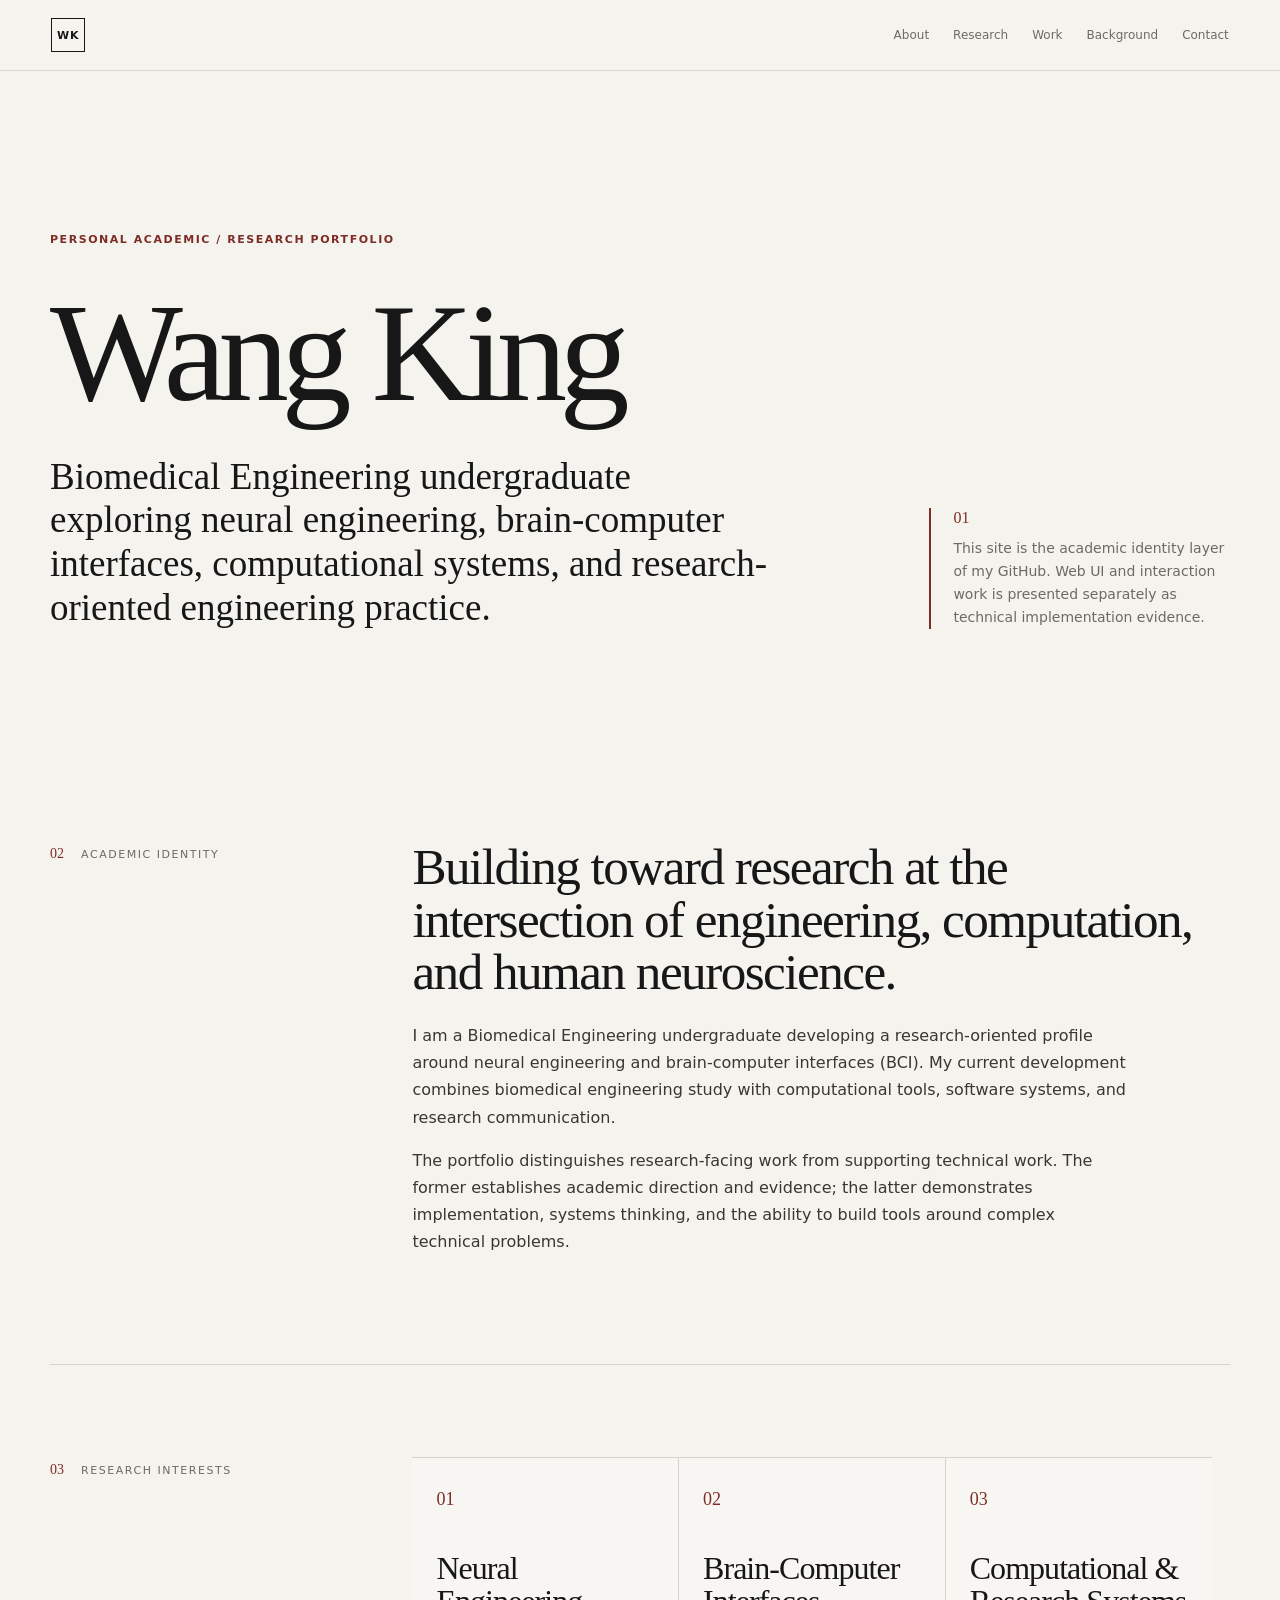
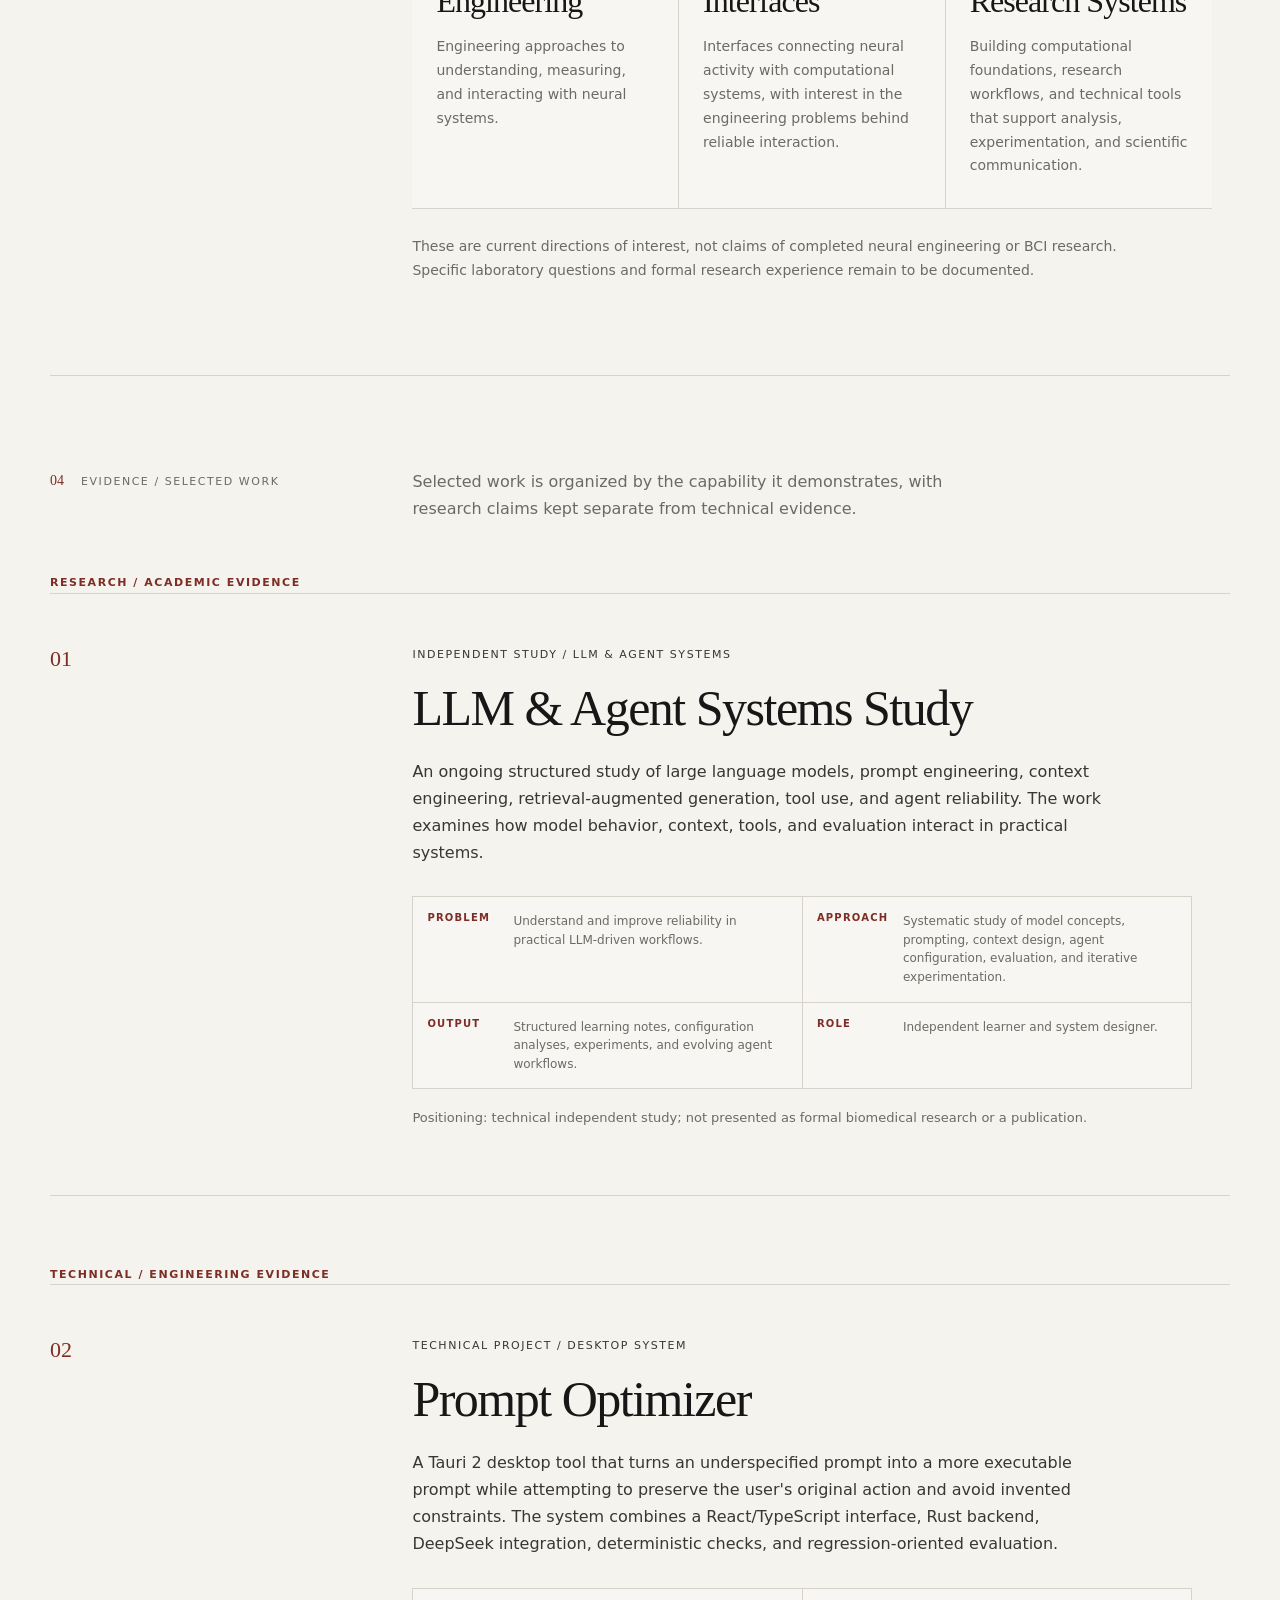
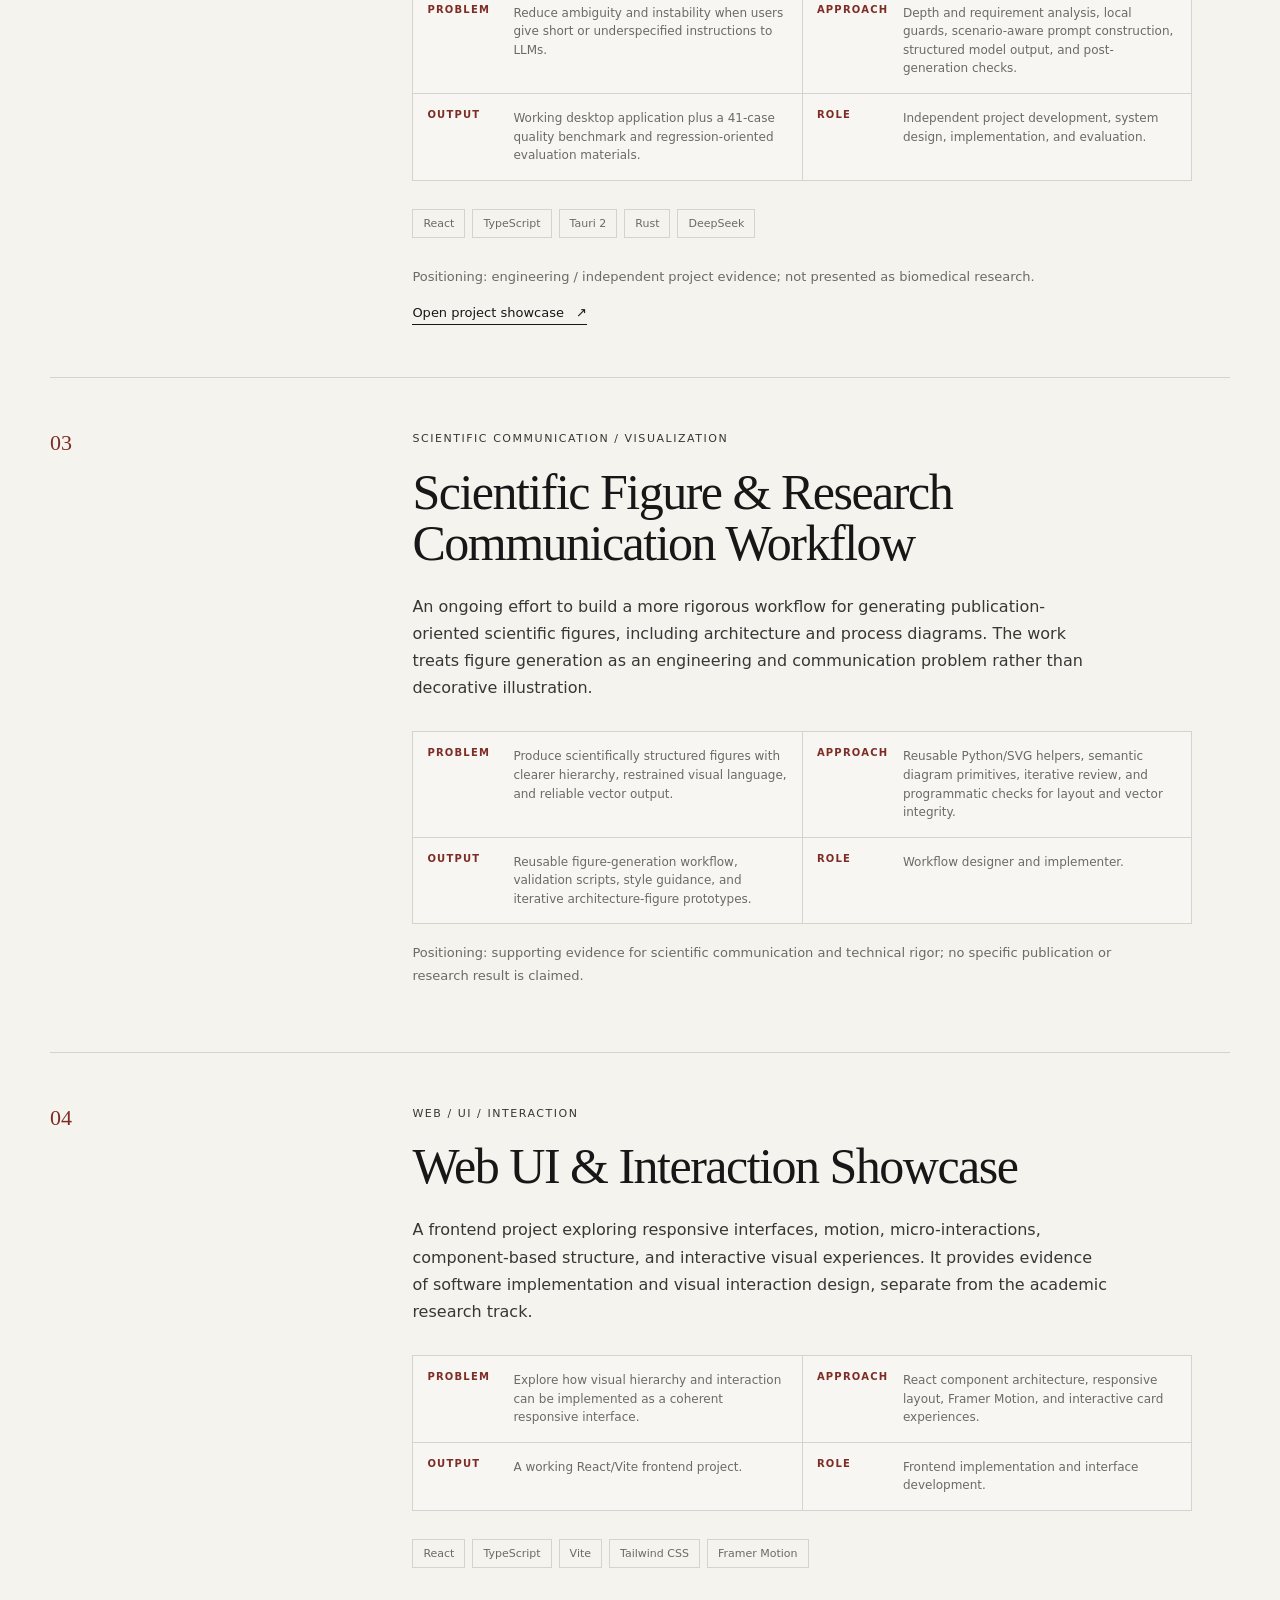
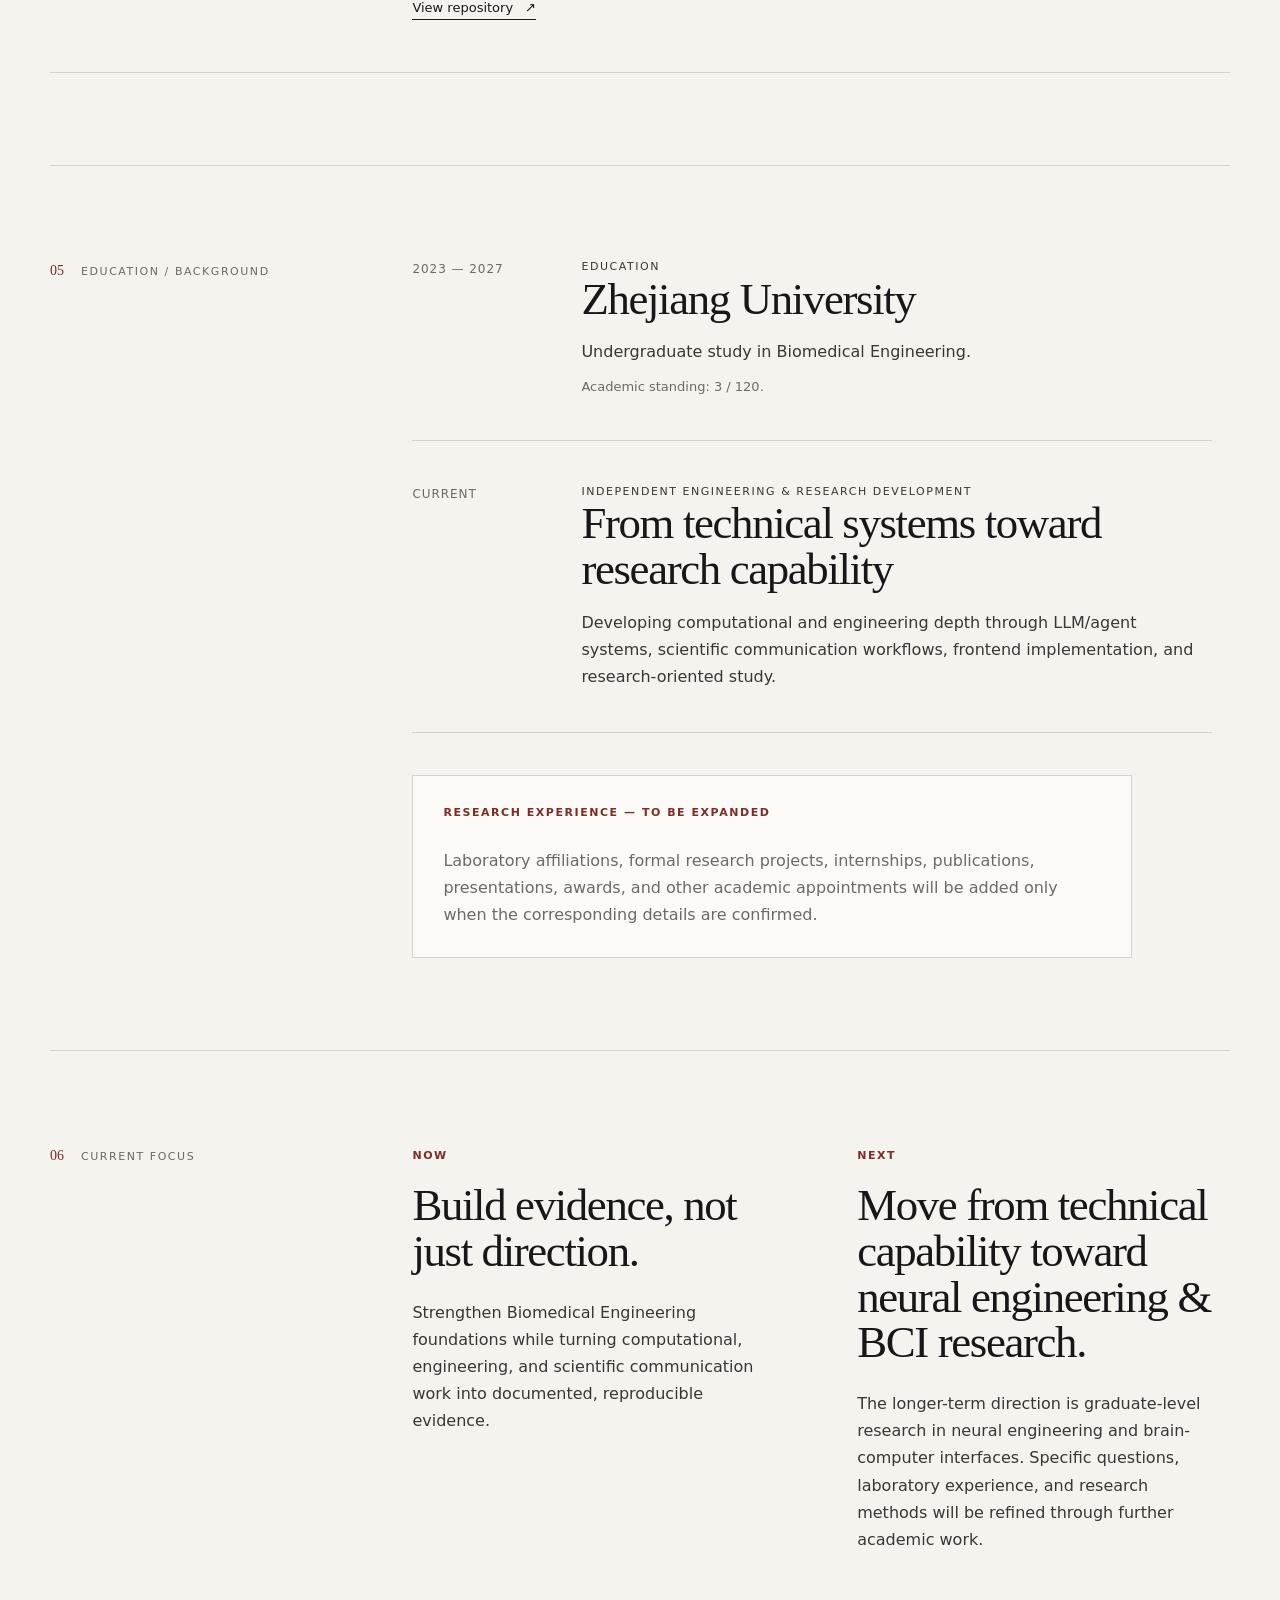
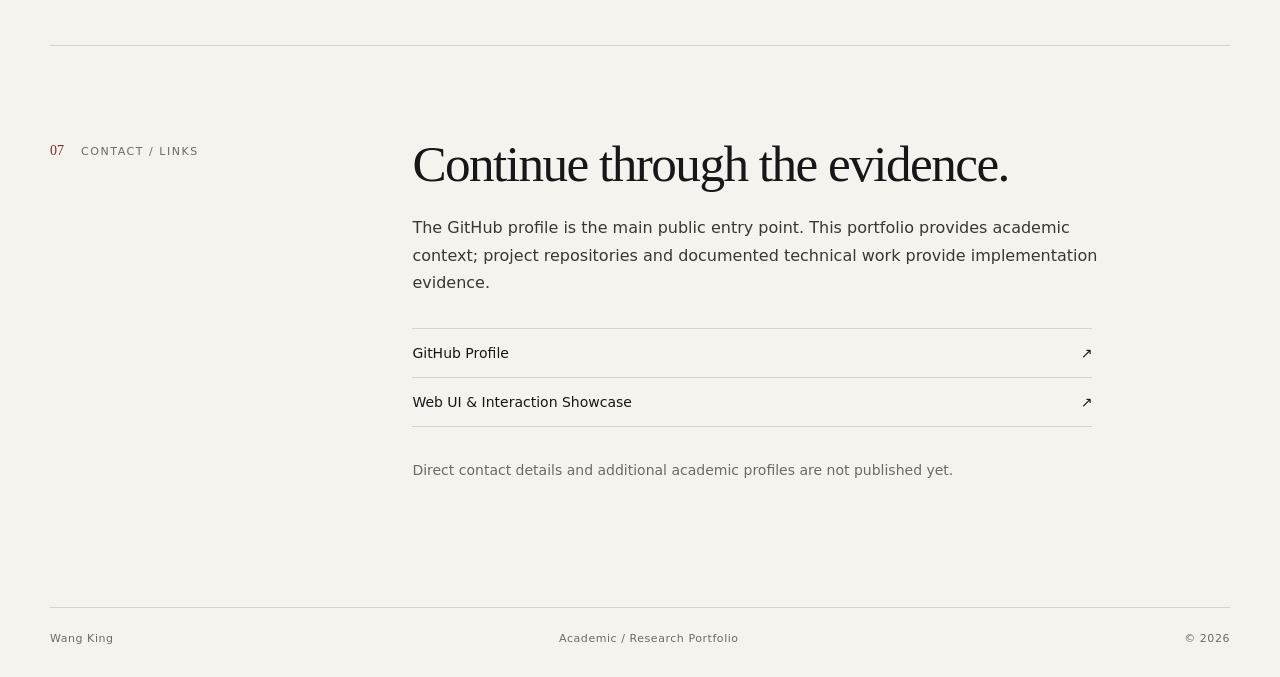
<file: index.html>
<!doctype html>
<html lang="en">
  <head>
    <meta charset="UTF-8" />
    <meta name="viewport" content="width=device-width, initial-scale=1.0" />
    <meta name="description" content="Wang King's personal academic and research portfolio." />
    <title>Wang King — Academic / Research Portfolio</title>
    <link rel="stylesheet" href="./styles.css" />
  </head>
  <body>
    <header class="site-header">
      <a class="wordmark" href="#top" aria-label="Wang King home">WK</a>
      <nav aria-label="Primary navigation">
        <a href="#about">About</a>
        <a href="#research">Research</a>
        <a href="#work">Work</a>
        <a href="#background">Background</a>
        <a href="#contact">Contact</a>
      </nav>
    </header>

    <main id="top">
      <section class="hero shell">
        <p class="eyebrow">PERSONAL ACADEMIC / RESEARCH PORTFOLIO</p>
        <div class="hero-grid">
          <div>
            <h1>Wang King</h1>
            <p class="lead">
              Biomedical Engineering undergraduate exploring neural engineering, brain-computer interfaces, computational systems, and research-oriented engineering practice.
            </p>
          </div>
          <div class="hero-note">
            <span>01</span>
            <p>
              This site is the academic identity layer of my GitHub. Web UI and interaction work is presented separately as technical implementation evidence.
            </p>
          </div>
        </div>
      </section>

      <section id="about" class="section shell split">
        <div class="section-label"><span>02</span> Academic Identity</div>
        <div class="section-body">
          <h2>Building toward research at the intersection of engineering, computation, and human neuroscience.</h2>
          <p>
            I am a Biomedical Engineering undergraduate developing a research-oriented profile around neural engineering and brain-computer interfaces (BCI). My current development combines biomedical engineering study with computational tools, software systems, and research communication.
          </p>
          <p>
            The portfolio distinguishes research-facing work from supporting technical work. The former establishes academic direction and evidence; the latter demonstrates implementation, systems thinking, and the ability to build tools around complex technical problems.
          </p>
        </div>
      </section>

      <section id="research" class="section shell split ruled">
        <div class="section-label"><span>03</span> Research Interests</div>
        <div class="section-body">
          <div class="interest-grid">
            <article class="interest-card">
              <p class="interest-number">01</p>
              <h2>Neural Engineering</h2>
              <p>Engineering approaches to understanding, measuring, and interacting with neural systems.</p>
            </article>
            <article class="interest-card">
              <p class="interest-number">02</p>
              <h2>Brain-Computer Interfaces</h2>
              <p>Interfaces connecting neural activity with computational systems, with interest in the engineering problems behind reliable interaction.</p>
            </article>
            <article class="interest-card">
              <p class="interest-number">03</p>
              <h2>Computational &amp; Research Systems</h2>
              <p>Building computational foundations, research workflows, and technical tools that support analysis, experimentation, and scientific communication.</p>
            </article>
          </div>
          <p class="muted research-note">
            These are current directions of interest, not claims of completed neural engineering or BCI research. Specific laboratory questions and formal research experience remain to be documented.
          </p>
        </div>
      </section>

      <section id="work" class="section shell ruled">
        <div class="section-heading">
          <div class="section-label"><span>04</span> Evidence / Selected Work</div>
          <p class="section-intro">Selected work is organized by the capability it demonstrates, with research claims kept separate from technical evidence.</p>
        </div>

        <div class="evidence-group">
          <p class="group-label">RESEARCH / ACADEMIC EVIDENCE</p>
          <article class="project-card">
            <div class="project-index">01</div>
            <div class="project-content">
              <p class="project-type">INDEPENDENT STUDY / LLM &amp; AGENT SYSTEMS</p>
              <h2>LLM &amp; Agent Systems Study</h2>
              <p>
                An ongoing structured study of large language models, prompt engineering, context engineering, retrieval-augmented generation, tool use, and agent reliability. The work examines how model behavior, context, tools, and evaluation interact in practical systems.
              </p>
              <div class="evidence-grid">
                <div><strong>Problem</strong><span>Understand and improve reliability in practical LLM-driven workflows.</span></div>
                <div><strong>Approach</strong><span>Systematic study of model concepts, prompting, context design, agent configuration, evaluation, and iterative experimentation.</span></div>
                <div><strong>Output</strong><span>Structured learning notes, configuration analyses, experiments, and evolving agent workflows.</span></div>
                <div><strong>Role</strong><span>Independent learner and system designer.</span></div>
              </div>
              <p class="project-meta">Positioning: technical independent study; not presented as formal biomedical research or a publication.</p>
            </div>
          </article>
        </div>

        <div class="evidence-group">
          <p class="group-label">TECHNICAL / ENGINEERING EVIDENCE</p>
          <article class="project-card">
            <div class="project-index">02</div>
            <div class="project-content">
              <p class="project-type">TECHNICAL PROJECT / DESKTOP SYSTEM</p>
              <h2>Prompt Optimizer</h2>
              <p>
                A Tauri 2 desktop tool that turns an underspecified prompt into a more executable prompt while attempting to preserve the user's original action and avoid invented constraints. The system combines a React/TypeScript interface, Rust backend, DeepSeek integration, deterministic checks, and regression-oriented evaluation.
              </p>
              <div class="evidence-grid">
                <div><strong>Problem</strong><span>Reduce ambiguity and instability when users give short or underspecified instructions to LLMs.</span></div>
                <div><strong>Approach</strong><span>Depth and requirement analysis, local guards, scenario-aware prompt construction, structured model output, and post-generation checks.</span></div>
                <div><strong>Output</strong><span>Working desktop application plus a 41-case quality benchmark and regression-oriented evaluation materials.</span></div>
                <div><strong>Role</strong><span>Independent project development, system design, implementation, and evaluation.</span></div>
              </div>
              <div class="tags" aria-label="Technologies">
                <span>React</span><span>TypeScript</span><span>Tauri 2</span><span>Rust</span><span>DeepSeek</span>
              </div>
              <p class="project-meta">Positioning: engineering / independent project evidence; not presented as biomedical research.</p>
              <a class="text-link" href="./prompt-optimizer.html">Open project showcase <span>↗</span></a>
            </div>
          </article>

          <article class="project-card">
            <div class="project-index">03</div>
            <div class="project-content">
              <p class="project-type">SCIENTIFIC COMMUNICATION / VISUALIZATION</p>
              <h2>Scientific Figure &amp; Research Communication Workflow</h2>
              <p>
                An ongoing effort to build a more rigorous workflow for generating publication-oriented scientific figures, including architecture and process diagrams. The work treats figure generation as an engineering and communication problem rather than decorative illustration.
              </p>
              <div class="evidence-grid">
                <div><strong>Problem</strong><span>Produce scientifically structured figures with clearer hierarchy, restrained visual language, and reliable vector output.</span></div>
                <div><strong>Approach</strong><span>Reusable Python/SVG helpers, semantic diagram primitives, iterative review, and programmatic checks for layout and vector integrity.</span></div>
                <div><strong>Output</strong><span>Reusable figure-generation workflow, validation scripts, style guidance, and iterative architecture-figure prototypes.</span></div>
                <div><strong>Role</strong><span>Workflow designer and implementer.</span></div>
              </div>
              <p class="project-meta">Positioning: supporting evidence for scientific communication and technical rigor; no specific publication or research result is claimed.</p>
            </div>
          </article>

          <article class="project-card">
            <div class="project-index">04</div>
            <div class="project-content">
              <p class="project-type">WEB / UI / INTERACTION</p>
              <h2>Web UI &amp; Interaction Showcase</h2>
              <p>
                A frontend project exploring responsive interfaces, motion, micro-interactions, component-based structure, and interactive visual experiences. It provides evidence of software implementation and visual interaction design, separate from the academic research track.
              </p>
              <div class="evidence-grid">
                <div><strong>Problem</strong><span>Explore how visual hierarchy and interaction can be implemented as a coherent responsive interface.</span></div>
                <div><strong>Approach</strong><span>React component architecture, responsive layout, Framer Motion, and interactive card experiences.</span></div>
                <div><strong>Output</strong><span>A working React/Vite frontend project.</span></div>
                <div><strong>Role</strong><span>Frontend implementation and interface development.</span></div>
              </div>
              <div class="tags" aria-label="Technologies">
                <span>React</span><span>TypeScript</span><span>Vite</span><span>Tailwind CSS</span><span>Framer Motion</span>
              </div>
              <a class="text-link" href="https://github.com/kingwang0178-cmyk/homepage-project" target="_blank" rel="noreferrer">View repository <span>↗</span></a>
            </div>
          </article>
        </div>
      </section>

      <section id="background" class="section shell split ruled">
        <div class="section-label"><span>05</span> Education / Background</div>
        <div class="section-body">
          <div class="timeline-item">
            <div class="timeline-date">2023 — 2027</div>
            <div>
              <p class="timeline-type">EDUCATION</p>
              <h2>Zhejiang University</h2>
              <p>Undergraduate study in Biomedical Engineering.</p>
              <p class="timeline-detail">Academic standing: 3 / 120.</p>
            </div>
          </div>
          <div class="timeline-item">
            <div class="timeline-date">CURRENT</div>
            <div>
              <p class="timeline-type">INDEPENDENT ENGINEERING &amp; RESEARCH DEVELOPMENT</p>
              <h2>From technical systems toward research capability</h2>
              <p>Developing computational and engineering depth through LLM/agent systems, scientific communication workflows, frontend implementation, and research-oriented study.</p>
            </div>
          </div>
          <div class="placeholder-panel compact">
            <p class="status">RESEARCH EXPERIENCE — TO BE EXPANDED</p>
            <p>
              Laboratory affiliations, formal research projects, internships, publications, presentations, awards, and other academic appointments will be added only when the corresponding details are confirmed.
            </p>
          </div>
        </div>
      </section>

      <section class="section shell split ruled">
        <div class="section-label"><span>06</span> Current Focus</div>
        <div class="section-body focus-grid">
          <div>
            <p class="focus-label">NOW</p>
            <h2>Build evidence, not just direction.</h2>
            <p>Strengthen Biomedical Engineering foundations while turning computational, engineering, and scientific communication work into documented, reproducible evidence.</p>
          </div>
          <div>
            <p class="focus-label">NEXT</p>
            <h2>Move from technical capability toward neural engineering &amp; BCI research.</h2>
            <p>The longer-term direction is graduate-level research in neural engineering and brain-computer interfaces. Specific questions, laboratory experience, and research methods will be refined through further academic work.</p>
          </div>
        </div>
      </section>

      <section id="contact" class="section shell split ruled contact-section">
        <div class="section-label"><span>07</span> Contact / Links</div>
        <div class="section-body">
          <h2>Continue through the evidence.</h2>
          <p>
            The GitHub profile is the main public entry point. This portfolio provides academic context; project repositories and documented technical work provide implementation evidence.
          </p>
          <div class="link-list">
            <a href="https://github.com/kingwang0178-cmyk" target="_blank" rel="noreferrer">GitHub Profile <span>↗</span></a>
            <a href="https://github.com/kingwang0178-cmyk/homepage-project" target="_blank" rel="noreferrer">Web UI &amp; Interaction Showcase <span>↗</span></a>
          </div>
          <p class="muted">Direct contact details and additional academic profiles are not published yet.</p>
        </div>
      </section>
    </main>

    <footer class="site-footer shell">
      <span>Wang King</span>
      <span>Academic / Research Portfolio</span>
      <span>© <span id="year"></span></span>
    </footer>

    <script src="./script.js"></script>
  </body>
</html>
</file>
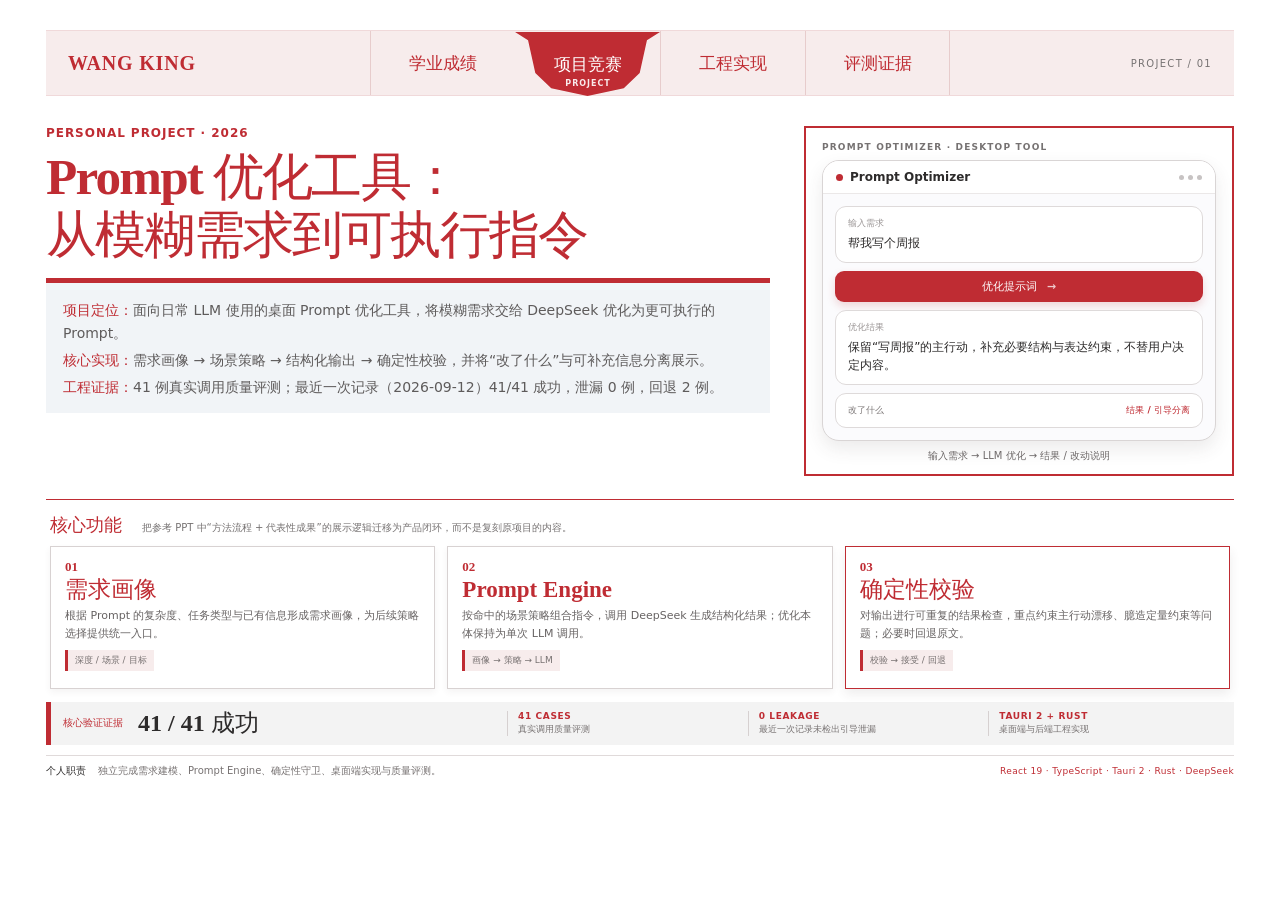
<file: prompt-optimizer.html>
<!doctype html>
<html lang="zh-CN">
  <head>
    <meta charset="UTF-8" />
    <meta name="viewport" content="width=device-width, initial-scale=1.0" />
    <meta name="description" content="Prompt Optimizer project showcase — Wang King" />
    <title>Prompt Optimizer — Project Showcase</title>
    <link rel="stylesheet" href="./prompt-optimizer.css" />
  </head>
  <body>
    <div class="page-shell">
      <header class="topbar">
        <a class="brand" href="./index.html">WANG KING</a>
        <nav aria-label="Project context">
          <a href="./index.html">学业成绩</a>
          <a class="active" href="#project">项目竞赛</a>
          <a href="#engineering">工程实现</a>
          <a href="#evidence">评测证据</a>
        </nav>
        <span class="page-mark">PROJECT / 01</span>
      </header>

      <main id="project">
        <section class="intro">
          <div class="intro-copy">
            <p class="eyebrow">PERSONAL PROJECT · 2026</p>
            <h1>Prompt 优化工具：<br />从模糊需求到可执行指令</h1>
            <div class="summary-panel">
              <p><strong>项目定位：</strong>面向日常 LLM 使用的桌面 Prompt 优化工具，将模糊需求交给 DeepSeek 优化为更可执行的 Prompt。</p>
              <p><strong>核心实现：</strong>需求画像 → 场景策略 → 结构化输出 → 确定性校验，并将“改了什么”与可补充信息分离展示。</p>
              <p><strong>工程证据：</strong>41 例真实调用质量评测；最近一次记录（2026-09-12）41/41 成功，泄漏 0 例，回退 2 例。</p>
            </div>
          </div>

          <aside class="product-frame" aria-label="Prompt Optimizer interface illustration">
            <div class="frame-label">PROMPT OPTIMIZER · DESKTOP TOOL</div>
            <div class="app-window">
              <div class="window-head">
                <div class="window-brand"><span></span>Prompt Optimizer</div>
                <div class="window-controls"><i></i><i></i><i></i></div>
              </div>
              <div class="app-body">
                <div class="input-card">
                  <div class="card-label">输入需求</div>
                  <p>帮我写个周报</p>
                </div>
                <div class="optimize-bar">优化提示词 <span>→</span></div>
                <div class="result-card">
                  <div class="card-label">优化结果</div>
                  <p>保留“写周报”的主行动，补充必要结构与表达约束，不替用户决定内容。</p>
                </div>
                <div class="change-card">
                  <span>改了什么</span>
                  <b>结果 / 引导分离</b>
                </div>
              </div>
            </div>
            <p class="frame-caption">输入需求 → LLM 优化 → 结果 / 改动说明</p>
          </aside>
        </section>

        <section id="engineering" class="feature-section">
          <div class="section-heading">
            <span>核心功能</span>
            <p>把参考 PPT 中“方法流程 + 代表性成果”的展示逻辑迁移为产品闭环，而不是复刻原项目的内容。</p>
          </div>

          <div class="feature-grid">
            <article class="feature-card">
              <div class="feature-no">01</div>
              <h2>需求画像</h2>
              <p>根据 Prompt 的复杂度、任务类型与已有信息形成需求画像，为后续策略选择提供统一入口。</p>
              <div class="mini-flow">深度 / 场景 / 目标</div>
            </article>
            <article class="feature-card">
              <div class="feature-no">02</div>
              <h2>Prompt Engine</h2>
              <p>按命中的场景策略组合指令，调用 DeepSeek 生成结构化结果；优化本体保持为单次 LLM 调用。</p>
              <div class="mini-flow">画像 → 策略 → LLM</div>
            </article>
            <article class="feature-card featured">
              <div class="feature-no">03</div>
              <h2>确定性校验</h2>
              <p>对输出进行可重复的结果检查，重点约束主行动漂移、臆造定量约束等问题；必要时回退原文。</p>
              <div class="mini-flow">校验 → 接受 / 回退</div>
            </article>
          </div>
        </section>

        <section id="evidence" class="evidence-strip">
          <div class="evidence-title">
            <span>核心验证证据</span>
            <strong>41 / 41 成功</strong>
          </div>
          <div class="evidence-items">
            <div><b>41 CASES</b><span>真实调用质量评测</span></div>
            <div><b>0 LEAKAGE</b><span>最近一次记录未检出引导泄漏</span></div>
            <div><b>TAURI 2 + RUST</b><span>桌面端与后端工程实现</span></div>
          </div>
        </section>

        <footer class="project-footer">
          <div><strong>个人职责</strong><span>独立完成需求建模、Prompt Engine、确定性守卫、桌面端实现与质量评测。</span></div>
          <div class="tech">React 19 · TypeScript · Tauri 2 · Rust · DeepSeek</div>
        </footer>
      </main>
    </div>
  </body>
</html>
</file>
<file: styles.css>
:root {
  --bg: #f5f3ee;
  --paper: #fbfaf7;
  --ink: #171717;
  --muted: #6c6a65;
  --line: #d7d3ca;
  --accent: #7d2d25;
  --max: 1180px;
  font-family: Inter, ui-sans-serif, system-ui, -apple-system, BlinkMacSystemFont, "Segoe UI", sans-serif;
  color: var(--ink);
  background: var(--bg);
  font-synthesis: none;
  text-rendering: optimizeLegibility;
}

* { box-sizing: border-box; }
html { scroll-behavior: smooth; }
body { margin: 0; background: var(--bg); }
a { color: inherit; }

.site-header {
  position: sticky;
  top: 0;
  z-index: 10;
  display: flex;
  align-items: center;
  justify-content: space-between;
  width: 100%;
  padding: 18px 4vw;
  border-bottom: 1px solid rgba(215, 211, 202, .85);
  background: rgba(245, 243, 238, .92);
  backdrop-filter: blur(12px);
}

.wordmark {
  display: grid;
  place-items: center;
  width: 34px;
  height: 34px;
  border: 1px solid var(--ink);
  text-decoration: none;
  font-size: 11px;
  font-weight: 750;
  letter-spacing: .08em;
}

.site-header nav { display: flex; gap: 24px; }
.site-header nav a { font-size: 12px; text-decoration: none; color: var(--muted); }
.site-header nav a:hover { color: var(--ink); }

.shell { width: min(calc(100% - 48px), var(--max)); margin-inline: auto; }
.hero { padding: clamp(80px, 13vw, 160px) 0 120px; }
.eyebrow, .project-type, .status, .section-label, .timeline-type, .focus-label, .group-label { font-size: 11px; letter-spacing: .14em; text-transform: uppercase; }
.eyebrow { color: var(--accent); font-weight: 700; margin: 0 0 42px; }
.hero-grid { display: grid; grid-template-columns: minmax(0, 1.5fr) minmax(250px, .6fr); gap: 10vw; align-items: end; }
h1 { margin: 0; max-width: 850px; font-family: Georgia, "Times New Roman", serif; font-size: clamp(64px, 11vw, 150px); line-height: .86; font-weight: 500; letter-spacing: -.055em; }
.lead { max-width: 720px; margin: 42px 0 0; font-family: Georgia, "Times New Roman", serif; font-size: clamp(23px, 3vw, 37px); line-height: 1.18; }
.hero-note { padding-left: 22px; border-left: 2px solid var(--accent); }
.hero-note span, .project-index, .interest-number { font-family: Georgia, serif; color: var(--accent); }
.hero-note p { margin: 10px 0 0; color: var(--muted); line-height: 1.65; font-size: 14px; }

.section { padding: 92px 0; }
.ruled { border-top: 1px solid var(--line); }
.split { display: grid; grid-template-columns: 260px minmax(0, 1fr); gap: 8vw; }
.section-label { color: var(--muted); padding-top: 5px; }
.section-label span { display: inline-block; margin-right: 12px; color: var(--accent); font-family: Georgia, serif; font-size: 14px; letter-spacing: 0; }
.section-body { max-width: 800px; }
h2 { margin: 0 0 24px; font-family: Georgia, "Times New Roman", serif; font-size: clamp(32px, 4vw, 56px); line-height: 1.02; font-weight: 500; letter-spacing: -.03em; }
p { line-height: 1.7; }
.section-body > p { max-width: 720px; color: #383733; }
.muted { color: var(--muted) !important; font-size: 14px; }

.interest-grid { display: grid; grid-template-columns: repeat(3, 1fr); border-top: 1px solid var(--line); border-bottom: 1px solid var(--line); }
.interest-card { min-height: 255px; padding: 26px 24px 30px; border-right: 1px solid var(--line); background: rgba(251, 250, 247, .42); }
.interest-card:last-child { border-right: 0; }
.interest-number { margin: 0 0 38px; font-size: 18px; }
.interest-card h2 { margin-bottom: 18px; font-size: clamp(25px, 2.5vw, 36px); }
.interest-card p:last-child { margin: 0; color: var(--muted); font-size: 14px; }
.research-note { margin: 26px 0 0; }

.placeholder-panel { padding: 28px 30px; border: 1px solid var(--line); background: var(--paper); }
.placeholder-panel.compact { max-width: 720px; margin-top: 34px; }
.status { margin: 0 0 24px; color: var(--accent); font-weight: 700; }
.placeholder-panel h2 { font-size: 38px; }
.placeholder-panel p:last-child { margin-bottom: 0; color: var(--muted); }

.section-heading { display: grid; grid-template-columns: 260px minmax(0, 1fr); gap: 8vw; margin-bottom: 52px; }
.section-intro { max-width: 560px; margin: 0; color: var(--muted); }
.evidence-group + .evidence-group { margin-top: 70px; }
.group-label { margin: 0 0 0; color: var(--accent); font-weight: 700; }
.project-card { display: grid; grid-template-columns: 260px minmax(0, 1fr); gap: 8vw; padding: 52px 0; border-top: 1px solid var(--line); }
.evidence-group .project-card:last-child { border-bottom: 1px solid var(--line); }
.project-index { font-size: 22px; }
.project-content { max-width: 780px; }
.project-type { margin: 0 0 18px; color: var(--muted); }
.project-content h2 { font-size: clamp(32px, 4vw, 50px); }
.project-content p { max-width: 700px; color: #383733; }
.project-meta { margin-top: 18px; color: var(--muted) !important; font-size: 13px; }
.tags { display: flex; flex-wrap: wrap; gap: 7px; margin: 28px 0; }
.tags span { border: 1px solid var(--line); padding: 7px 10px; font-size: 11px; color: var(--muted); }
.evidence-grid { display: grid; grid-template-columns: repeat(2, minmax(0, 1fr)); margin-top: 30px; border-top: 1px solid var(--line); border-left: 1px solid var(--line); }
.evidence-grid > div { display: grid; grid-template-columns: 72px minmax(0, 1fr); gap: 14px; padding: 15px 14px; border-right: 1px solid var(--line); border-bottom: 1px solid var(--line); background: rgba(251, 250, 247, .32); }
.evidence-grid strong { font-size: 10px; letter-spacing: .12em; text-transform: uppercase; color: var(--accent); }
.evidence-grid span { color: var(--muted); font-size: 12px; line-height: 1.55; }
.text-link { display: inline-flex; gap: 12px; align-items: center; margin-top: 4px; padding-bottom: 4px; border-bottom: 1px solid var(--ink); text-decoration: none; font-size: 13px; }
.text-link:hover { color: var(--accent); border-color: var(--accent); }
.disabled { color: var(--muted); border-color: var(--line); cursor: default; }

.timeline-item { display: grid; grid-template-columns: 135px minmax(0, 1fr); gap: 34px; padding: 0 0 42px; margin-bottom: 42px; border-bottom: 1px solid var(--line); }
.timeline-date { padding-top: 4px; color: var(--muted); font-size: 12px; letter-spacing: .08em; }
.timeline-type { margin: 0 0 14px; color: var(--muted); }
.timeline-item h2 { margin-bottom: 16px; font-size: clamp(30px, 3.5vw, 46px); }
.timeline-item p { margin: 0; max-width: 620px; color: #383733; }
.timeline-item .timeline-detail { margin-top: 10px; color: var(--muted); font-size: 13px; }

.focus-grid { display: grid; grid-template-columns: repeat(2, minmax(0, 1fr)); gap: 7vw; }
.focus-grid > div { padding-top: 4px; }
.focus-label { margin: 0 0 18px; color: var(--accent); font-weight: 700; }
.focus-grid h2 { font-size: clamp(30px, 3.5vw, 46px); }
.focus-grid p:last-child { margin-bottom: 0; color: #383733; }

.contact-section { padding-bottom: 110px; }
.link-list { display: flex; flex-direction: column; margin: 32px 0; }
.link-list a { display: flex; justify-content: space-between; max-width: 680px; padding: 16px 0; border-top: 1px solid var(--line); text-decoration: none; font-size: 14px; }
.link-list a:last-child { border-bottom: 1px solid var(--line); }
.link-list a:hover { color: var(--accent); }
.site-footer { display: flex; justify-content: space-between; gap: 20px; padding: 24px 0 32px; border-top: 1px solid var(--line); color: var(--muted); font-size: 11px; letter-spacing: .05em; }

@media (max-width: 900px) {
  .interest-grid { grid-template-columns: 1fr; }
  .interest-card { min-height: auto; border-right: 0; border-bottom: 1px solid var(--line); }
  .interest-card:last-child { border-bottom: 0; }
  .focus-grid { gap: 44px; }
  .evidence-grid { grid-template-columns: 1fr; }
}

@media (max-width: 760px) {
  .site-header { padding: 14px 24px; }
  .site-header nav { gap: 14px; }
  .site-header nav a:nth-child(3), .site-header nav a:nth-child(4) { display: none; }
  .shell { width: min(calc(100% - 36px), var(--max)); }
  .hero { padding: 72px 0 80px; }
  .hero-grid, .split, .section-heading, .project-card, .timeline-item, .focus-grid { grid-template-columns: 1fr; gap: 28px; }
  .hero-note { max-width: 520px; }
  .section { padding: 68px 0; }
  .project-card { padding: 36px 0; }
  .timeline-item { gap: 12px; padding-bottom: 34px; margin-bottom: 34px; }
  h1 { font-size: clamp(62px, 20vw, 110px); }
  .lead { margin-top: 30px; }
  .site-footer { flex-wrap: wrap; }
}

@media (prefers-reduced-motion: reduce) {
  html { scroll-behavior: auto; }
}
</file>
<file: prompt-optimizer.css>
:root {
  --red: #bf2c33;
  --red-dark: #a9232b;
  --red-pale: #f7ecec;
  --ink: #2d2b2b;
  --muted: #767272;
  --line: #dfd7d7;
  --panel: #f1f4f7;
  --paper: #fff;
  --shadow: 0 8px 18px rgba(65, 55, 55, .10);
  --max: 1160px;
  font-family: 'Microsoft YaHei', 'Noto Sans SC', system-ui, sans-serif;
  color: var(--ink);
  background: #fff;
  font-synthesis: none;
  text-rendering: optimizeLegibility;
}

* { box-sizing: border-box; }
html { scroll-behavior: smooth; }
body { margin: 0; background: #fff; }
a { color: inherit; }

.page-shell { width: min(100%, 1440px); min-height: 100vh; margin: 0 auto; padding: 30px 46px 24px; }

.topbar {
  display: grid;
  grid-template-columns: 190px minmax(0, 1fr) 150px;
  align-items: center;
  min-height: 64px;
  background: var(--red-pale);
  border-top: 1px solid #f0d9da;
  border-bottom: 1px solid #f0d9da;
}

.brand {
  padding-left: 22px;
  color: var(--red);
  font-family: Georgia, 'Times New Roman', serif;
  font-size: 20px;
  font-weight: 700;
  letter-spacing: .04em;
  text-decoration: none;
}

.topbar nav { display: flex; height: 64px; justify-content: center; }
.topbar nav a {
  position: relative;
  display: grid;
  place-items: center;
  min-width: 145px;
  padding: 0 24px;
  color: var(--red);
  font-family: Georgia, 'Times New Roman', serif;
  font-size: 17px;
  text-decoration: none;
  border-left: 1px solid #e7cccc;
}
.topbar nav a:last-child { border-right: 1px solid #e7cccc; }
.topbar nav a.active {
  color: #fff;
  background: var(--red);
  font-weight: 700;
  clip-path: polygon(0 0, 100% 0, 91% 13%, 86% 64%, 75% 88%, 50% 100%, 25% 88%, 14% 64%, 9% 13%);
  transform: translateY(1px);
}
.topbar nav a.active::after {
  content: 'Project';
  position: absolute;
  bottom: 8px;
  font-family: system-ui, sans-serif;
  font-size: 8px;
  letter-spacing: .12em;
  text-transform: uppercase;
  opacity: .9;
}
.page-mark { padding-right: 22px; color: var(--muted); font-size: 10px; letter-spacing: .13em; text-align: right; }

.intro {
  display: grid;
  grid-template-columns: minmax(0, 1fr) 430px;
  gap: 34px;
  padding: 30px 0 10px;
}

.eyebrow { margin: 0 0 8px; color: var(--red); font-size: 12px; font-weight: 700; letter-spacing: .08em; }
h1 {
  margin: 0;
  color: var(--red);
  font-family: Georgia, 'Times New Roman', serif;
  font-size: clamp(34px, 4vw, 53px);
  line-height: 1.14;
  font-weight: 600;
  letter-spacing: -.035em;
}

.intro-copy { min-width: 0; }
.summary-panel {
  margin-top: 13px;
  padding: 12px 17px 10px;
  border-top: 5px solid var(--red);
  background: var(--panel);
}
.summary-panel p { margin: 4px 0; color: #5e5b5b; font-size: 14px; line-height: 1.65; }
.summary-panel strong { color: var(--red); font-weight: 700; }

.product-frame {
  align-self: stretch;
  min-height: 304px;
  padding: 14px 16px 11px;
  border: 2px solid var(--red);
  background: #fff;
}
.frame-label { margin-bottom: 8px; color: var(--muted); font-size: 9px; font-weight: 700; letter-spacing: .13em; }
.app-window {
  overflow: hidden;
  border: 1px solid #d9d5d5;
  border-radius: 17px;
  background: #fbfbfd;
  box-shadow: var(--shadow);
}
.window-head { display: flex; align-items: center; justify-content: space-between; padding: 9px 13px; border-bottom: 1px solid #ebe8e8; background: #fff; }
.window-brand { display: flex; align-items: center; gap: 7px; font-size: 12px; font-weight: 700; }
.window-brand span { width: 7px; height: 7px; border-radius: 50%; background: var(--red); }
.window-controls { display: flex; gap: 4px; }
.window-controls i { width: 5px; height: 5px; border-radius: 50%; background: #c7c3c3; }
.app-body { display: grid; gap: 8px; padding: 12px; }
.input-card, .result-card, .change-card { padding: 10px 12px; border: 1px solid #dedada; border-radius: 11px; background: #fff; }
.card-label { margin-bottom: 5px; color: #9b9696; font-size: 9px; font-weight: 700; }
.input-card p, .result-card p { margin: 0; font-size: 12px; line-height: 1.45; }
.optimize-bar { padding: 8px 12px; border-radius: 9px; color: #fff; background: var(--red); text-align: center; font-size: 11px; font-weight: 700; box-shadow: 0 4px 8px rgba(191, 44, 51, .18); }
.optimize-bar span { margin-left: 6px; opacity: .75; }
.change-card { display: flex; justify-content: space-between; align-items: center; color: #7e7979; font-size: 9px; }
.change-card b { color: var(--red); font-size: 9px; }
.frame-caption { margin: 8px 0 0; color: #6d6868; font-size: 10px; text-align: center; }

.feature-section { margin-top: 13px; padding: 13px 4px 0; border-top: 1px solid var(--red); }
.section-heading { display: flex; align-items: baseline; gap: 20px; margin-bottom: 9px; }
.section-heading span { color: var(--red); font-family: Georgia, 'Times New Roman', serif; font-size: 18px; font-weight: 700; }
.section-heading p { margin: 0; color: var(--muted); font-size: 10px; }
.feature-grid { display: grid; grid-template-columns: repeat(3, 1fr); gap: 12px; }
.feature-card { min-height: 143px; padding: 12px 14px 13px; border: 1px solid #d8d2d2; background: #fff; box-shadow: 0 3px 7px rgba(65,55,55,.06); }
.feature-card.featured { border-color: var(--red); box-shadow: 0 5px 10px rgba(65,55,55,.09); }
.feature-no { color: var(--red); font-family: Georgia, 'Times New Roman', serif; font-size: 13px; font-weight: 700; }
.feature-card h2 { margin: 2px 0 5px; color: var(--red); font-family: Georgia, 'Times New Roman', serif; font-size: 23px; line-height: 1.1; }
.feature-card p { margin: 0; color: #676363; font-size: 11px; line-height: 1.55; }
.mini-flow { display: inline-block; margin-top: 8px; padding: 4px 7px; border-left: 3px solid var(--red); background: var(--red-pale); color: #777171; font-size: 9px; }

.evidence-strip { display: grid; grid-template-columns: 1.2fr 2fr; gap: 15px; align-items: stretch; margin-top: 13px; padding: 9px 12px; border-left: 5px solid var(--red); background: #f3f3f3; }
.evidence-title { display: flex; align-items: center; gap: 15px; }
.evidence-title span { color: var(--red); font-size: 10px; font-weight: 700; }
.evidence-title strong { font-family: Georgia, 'Times New Roman', serif; font-size: 24px; line-height: 1; }
.evidence-items { display: grid; grid-template-columns: repeat(3, 1fr); gap: 7px; }
.evidence-items div { padding-left: 10px; border-left: 1px solid #d6d0d0; }
.evidence-items b { display: block; color: var(--red); font-size: 9px; letter-spacing: .07em; }
.evidence-items span { display: block; margin-top: 2px; color: #777272; font-size: 9px; line-height: 1.4; }

.project-footer { display: flex; justify-content: space-between; gap: 20px; align-items: center; margin-top: 10px; padding-top: 8px; border-top: 1px solid #e0dada; color: #777272; font-size: 10px; }
.project-footer > div:first-child { display: flex; gap: 12px; }
.project-footer strong { color: var(--ink); }
.tech { color: var(--red); font-size: 9px; letter-spacing: .04em; }

@media (max-width: 1000px) {
  .page-shell { padding-inline: 26px; }
  .topbar { grid-template-columns: 130px minmax(0, 1fr); }
  .page-mark { display: none; }
  .topbar nav a { min-width: 120px; padding-inline: 12px; }
  .intro { grid-template-columns: 1fr; }
  .product-frame { max-width: 620px; }
}

@media (max-width: 700px) {
  .page-shell { padding: 16px 16px 20px; }
  .topbar { display: block; }
  .brand { display: block; padding: 11px 14px; }
  .topbar nav { overflow-x: auto; justify-content: flex-start; height: 48px; }
  .topbar nav a { min-width: 105px; height: 48px; font-size: 14px; }
  .intro { gap: 18px; padding-top: 22px; }
  h1 { font-size: 34px; }
  .summary-panel p { font-size: 12px; }
  .feature-grid { grid-template-columns: 1fr; }
  .feature-card { min-height: auto; }
  .evidence-strip { grid-template-columns: 1fr; }
  .evidence-items { grid-template-columns: 1fr; }
  .evidence-items div { border-left: 0; border-top: 1px solid #d6d0d0; padding: 6px 0 0; }
  .project-footer { align-items: flex-start; flex-direction: column; }
  .project-footer > div:first-child { flex-direction: column; gap: 4px; }
}

@media (prefers-reduced-motion: reduce) { html { scroll-behavior: auto; } }
</file>
